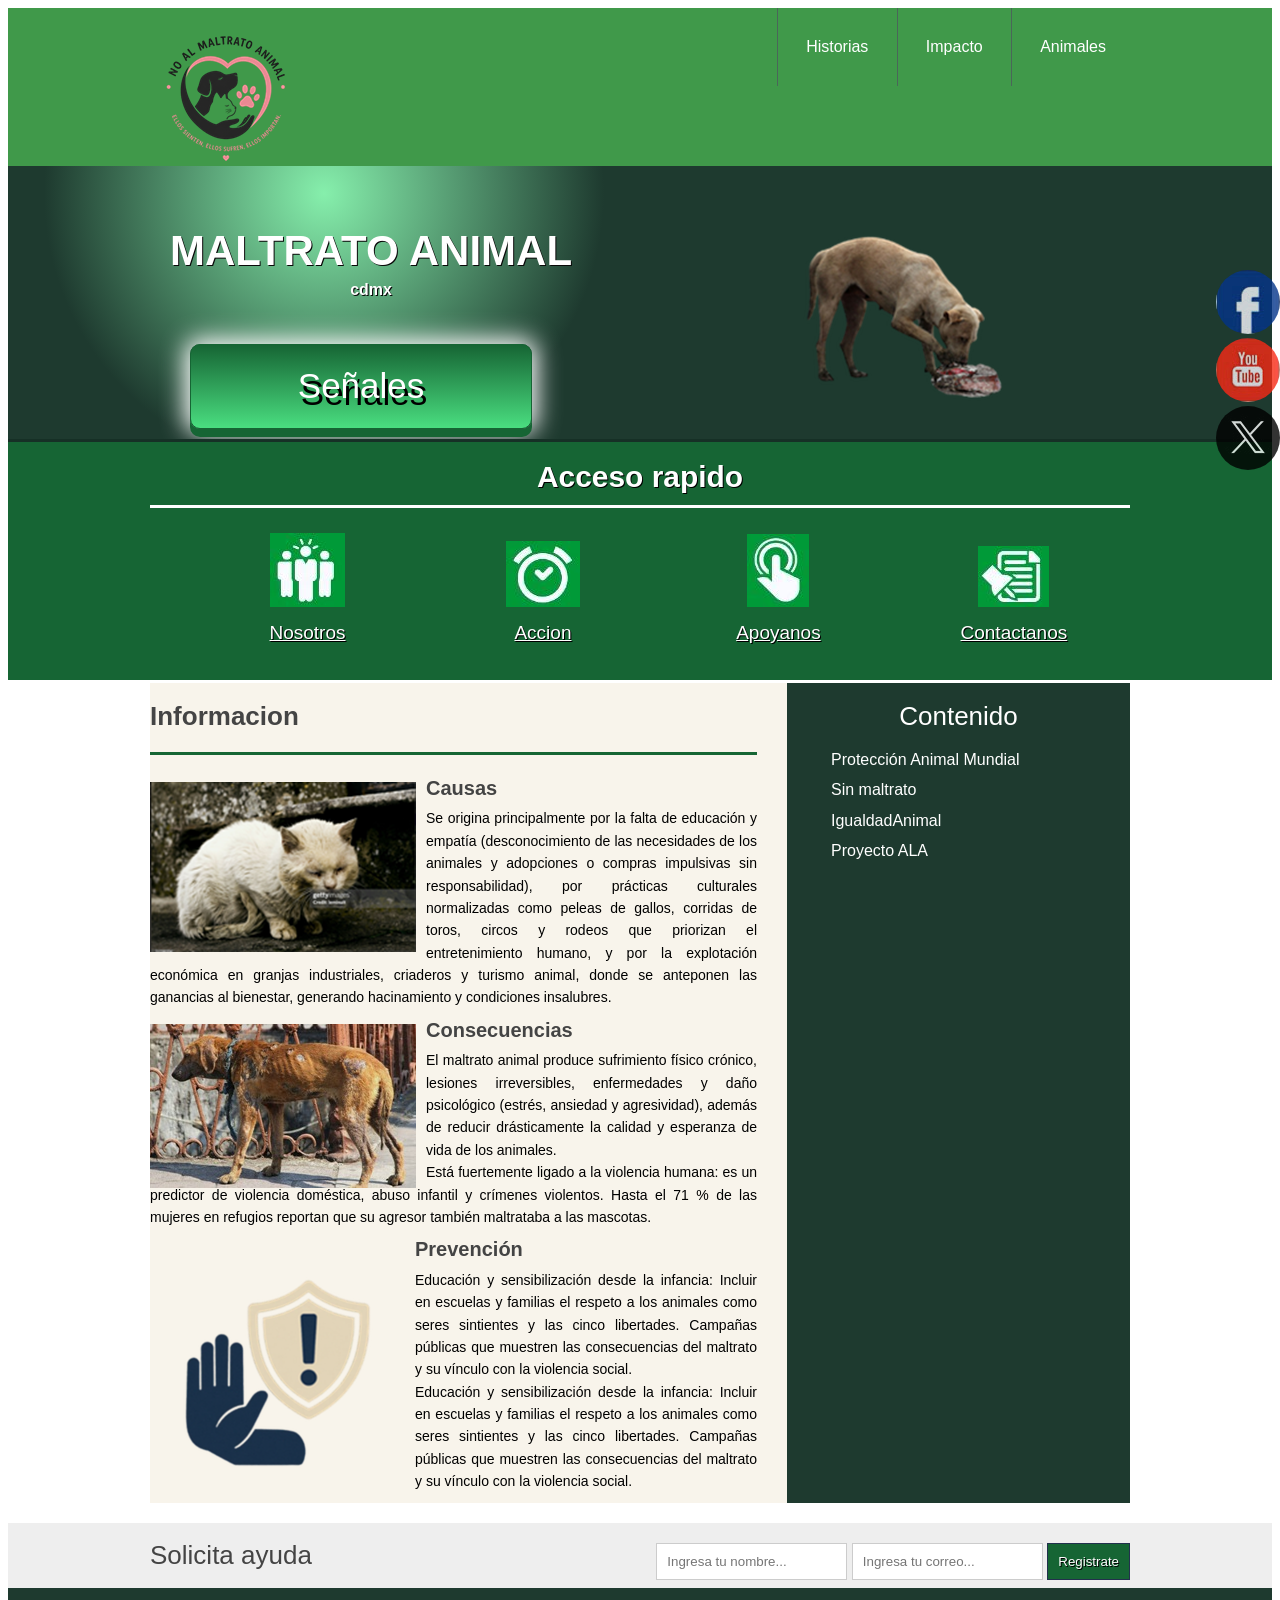
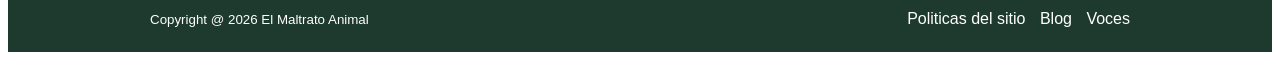
<file: index.html>
<!DOCTYPE html>
<html lang="es">
<head> 
	<meta charset="UTF-8">
	<title>Proyecto Maltrato Animal</title>
    <link rel="stylesheet" href="estilo.css">
</head>
<body>
 <header class="encabezado" role="banner">
 	<div class="contenedor">
 		<a href="https://www.animanaturalis.org/mx" class="logo">
 			<img src="Imagen/logo.PNG" alt="logotipo en contra del maltrato animal">
 		</a>
 		<nav role ="navigation">
 			<ul>
 				<li><a href="Historias.html">Historias</a></li>
 				<li><a href="Impacto.html">Impacto</a></li>
 				<li><a href="Animales.html">Animales</a></li>
 			</ul>
 		</nav>
 	</div>
 </header>
 <!--fin-->
 <div class="presentacion">
 	<div class="contenedor">
 		<div class="introduccion-presentacion">
 			<h1>MALTRATO ANIMAL<br><span>cdmx</span></h1>
 			<a href="https://www.aspca.org/nyc/recursos-para-personas-que-hablan-espanol/como-reconocer-la-crueldad" class="aprender-mas">Señales</a>
 		</div>
 		<img src="Imagen/perrito.PNG" alt="Perrito de la calle">
 	</div>
 </div> 
    <!-- fin de presentacion-->
 <section class="acceso-rapido">
 		<div class="contenedor">
 			<h2>Acceso rapido</h2>
              <ul>
                
 				<figure>
 					<a href="Nosotros.html"><img src="Imagen/icono1.JPG" alt="Nosotros"></a>
 					<figcaption><h3><a href="Nosotros.html">Nosotros</a></h3></figcaption>
 				</figure>
 				<figure>
 					<a href="https://www.animanaturalis.org/accion/all"><img src="Imagen/icono2.JPG" alt="Servicio"></a>
 					<figcaption><h3><a href="https://www.animanaturalis.org/accion/all">Accion</a></h3></figcaption>
 				</figure>
 				<figure>
 					<a href="https://www.animanaturalis.org/apoyanos"><img src="Imagen/icono3.JPG" alt="Ubicanos"></a>
 					<figcaption><h3><a href="https://www.animanaturalis.org/apoyanos">Apoyanos</a></h3></figcaption>
 				</figure>
 				<figure>
 					<a href="https://www.animanaturalis.org/contacto"><img src="Imagen/icono4.JPG" alt="Contactanos"></a>
 					<figcaption><h3><a href="https://www.animanaturalis.org/contacto">Contactanos</a></h3></figcaption>
 				</figure>
                </ul>
 		</div>
 	</section>  
    <!-- ---------fin -->
 	<div class="bloque-contenido">
 		<div class="contenedor">
 			<main class="articulos" role="main">
 				<h2>Informacion</h2>
 				<article>
 					<img src="Imagen/gato.PNG" alt="Causas">
 					<h1 ><a href="https://ecologiaverde.elperiodico.com/maltrato-animal-causas-tipos-y-como-evitarlo-5814.html#anchor_0">Causas</a></h1>
<p>Se origina principalmente por la falta de educación y empatía (desconocimiento de las necesidades de los animales y adopciones o compras impulsivas sin responsabilidad), por prácticas culturales normalizadas como peleas de gallos, corridas de toros, circos y rodeos que priorizan el entretenimiento humano, y por la explotación económica en granjas industriales, criaderos y turismo animal, donde se anteponen las ganancias al bienestar, generando hacinamiento y condiciones insalubres.<br>
 					</p>
 				</article>
 				<article>
 					<img src="Imagen/perro.JPG" alt="Consecuencias">
 					<h1> <a href="https://strayanimalfoundationindia-org.translate.goog/the-consequences-of-animal-abuse/?_x_tr_sl=en&_x_tr_tl=es&_x_tr_hl=es&_x_tr_pto=tc">Consecuencias </a></h1>
<p>El maltrato animal produce sufrimiento físico crónico, lesiones irreversibles, enfermedades y daño psicológico (estrés, ansiedad y agresividad), además de reducir drásticamente la calidad y esperanza de vida de los animales.<br>

Está fuertemente ligado a la violencia humana: es un predictor de violencia doméstica, abuso infantil y crímenes violentos. Hasta el 71 % de las mujeres en refugios reportan que su agresor también maltrataba a las mascotas.<br></p>
 				</article>
 				<article>
 					<img src="Imagen/perrolastimado.PNG" alt="Prevención">
 					<h1> <a href="https://petscan.com.mx/educacion-y-prevencion-en-contra-del-maltrato-animal-una-guia-para-una-tenencia-responsable/">Prevención</a></h1>

<p>Educación y sensibilización desde la infancia: Incluir en escuelas y familias el respeto a los animales como seres sintientes y las cinco libertades. Campañas públicas que muestren las consecuencias del maltrato y su vínculo con la violencia social. <br>

Educación y sensibilización desde la infancia: Incluir en escuelas y familias el respeto a los animales como seres sintientes y las cinco libertades. Campañas públicas que muestren las consecuencias del maltrato y su vínculo con la violencia social.<br></p>
 				</article>
                <article>
                    
 			</main>
            <aside class="complementario" role="complementary">
         <h2>Contenido</h2>
         <ul>
            <li><a href="https://www.worldanimalprotection.es">Protección Animal Mundial</a></li>
            <li><a href="https://sinmaltrato.org">Sin maltrato</a></li>
            <li><a href="https://igualdadanimal.mx">IgualdadAnimal</a></li>
            <li><a href="https://www.animaleslatinoamerica.org"> Proyecto ALA </a></li>
         </ul>
      </aside>
     </div>
 	</div> 
<!-- FIN DE BLOQUE-CONTENIDO -->
<section class="suscripcion">
    <div class="contenedor">
        <h2>Solicita ayuda</h2>
        <form   action="https://formspree.io/f/xdargyrz"
  method="POST">
            <input type="text" name="nombre" placeholder="Ingresa tu nombre..." required>
            <input type="email" name="email" placeholder="Ingresa tu correo..." required>
            <input type="submit" name="valor" value="Registrate">
        </form>
    </div>
</section> <!-- FIN SUSCRIPCION -->
<footer class="piedepagina" role="contentinfo">
    <div class="contenedor">
        <small>Copyright @ 2026 El Maltrato Animal</small>
        <nav>
            <ul>
                <li><a href="Políticas del Sitio.html">Politicas del sitio</a></li>
                <li><a href="https://www.animanaturalis.org/blog">Blog</a></li>
                <li><a href="Voces.html">Voces</a></li>
            </ul>
        </nav>
    </div>
</footer>
           <!--  fin pie de pagina  -->
<div class="social">
    <a href="https://www.facebook.com" title="FaceBook"><img src="Imagen/face.JPG" alt="facebook"></a>
    <a href="https://www.youtube.com" title="Youtube"><img src="Imagen/you.JPG" alt=Youtube></a>
    <a href="https://x.com/home" title="twitter"><img src="Imagen/logoX.jpg" alt="twitter"></a>
</div>
  <!--  fin social -->
</body>
</html>
</file>
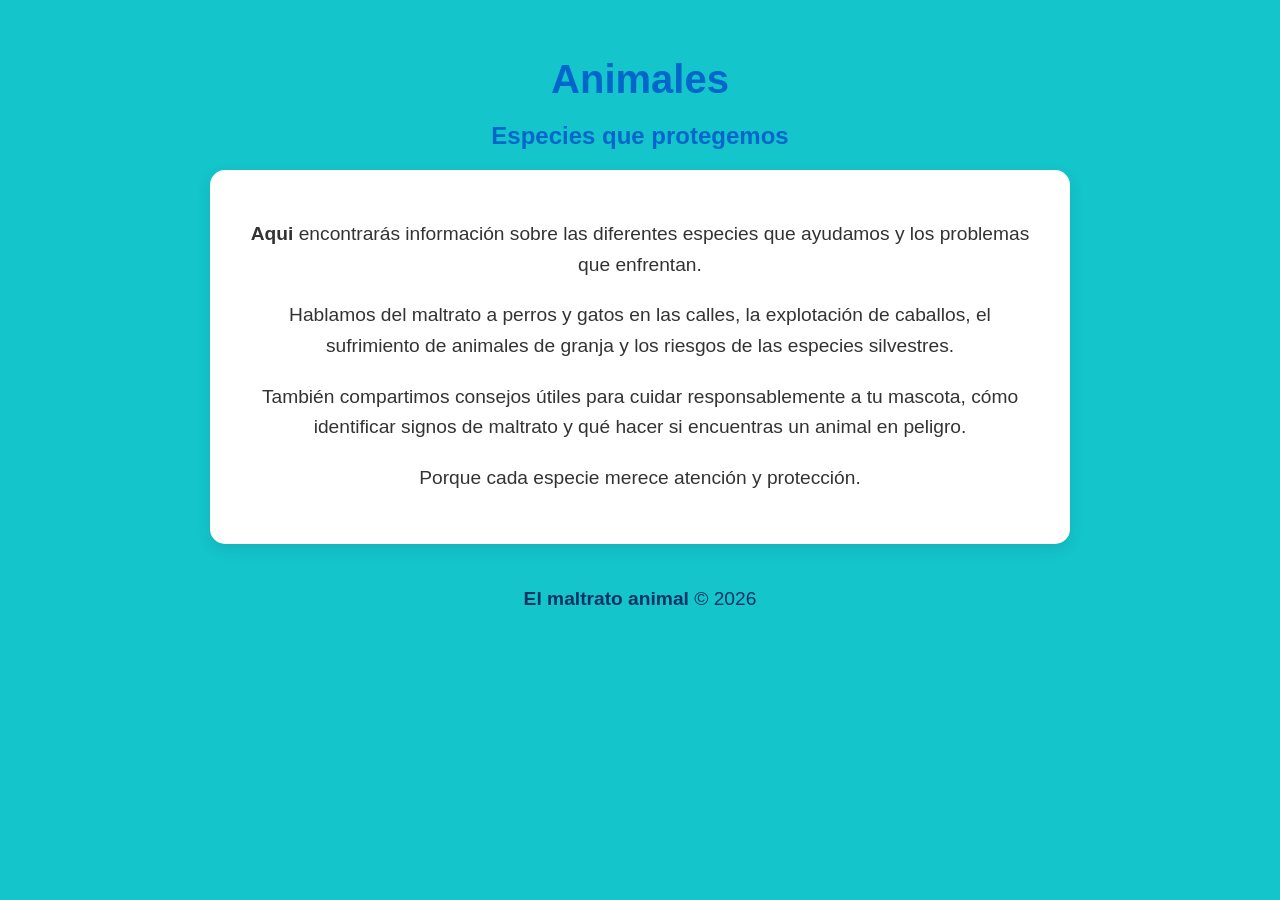
<file: Animales.html>
<!DOCTYPE html>
<html lang="es">
<head>
    <meta charset="UTF-8">
    <meta name="viewport" content="width=device-width, initial-scale=1.0">
    <title>Animales</title>
    <style>
        body {
            background-color: #14C5CC;
            color: #333333;
            font-family: Arial, sans-serif;
            text-align: center;
            padding: 30px;
            margin: 0;
        }

        h1 {
            color: #0066cc;
            font-size: 2.5rem;
            margin-bottom: 10px;
        }

        h2 {
            color: #0066cc;
            margin-top: 20px;
        }

        .contenido {
            max-width: 800px;
            margin: 0 auto;
            background-color: white;
            padding: 30px;
            border-radius: 15px;
            box-shadow: 0 5px 15px rgba(0,0,0,0.1);
        }

        p {
            font-size: 1.2rem;
            line-height: 1.6;
            margin-bottom: 20px;
        }
    </style>
</head>
<body>

    <h1>Animales</h1>
    <h2>Especies que protegemos</h2>

    <div class="contenido">
        <p>
            <strong>Aqui</strong> encontrarás información sobre las diferentes especies 
            que ayudamos y los problemas que enfrentan.
        </p>
        
        <p>
            Hablamos del maltrato a perros y gatos en las calles, la explotación de caballos, 
            el sufrimiento de animales de granja y los riesgos de las especies silvestres.
        </p>

        <p>
            También compartimos consejos útiles para cuidar responsablemente a tu mascota, 
            cómo identificar signos de maltrato y qué hacer si encuentras un animal en peligro.
        </p>

        <p>
            Porque cada especie merece atención y protección.
        </p>
    </div>

    <p style="margin-top: 40px; color: #003366;">
        <strong>El maltrato animal</strong> © 2026
    </p>

</body>
</html>
</file>
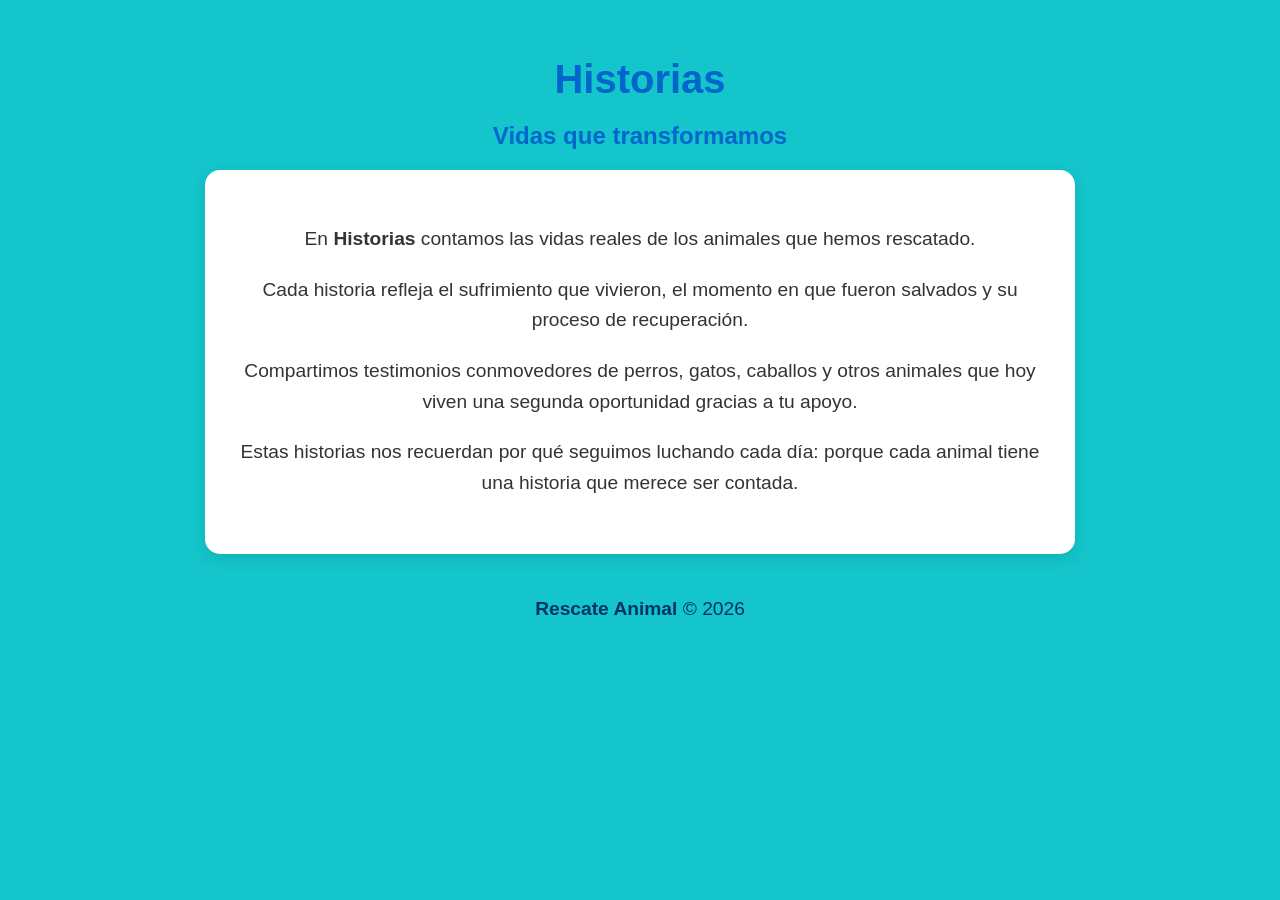
<file: Historias.html>
<!DOCTYPE html>
<html lang="es">
<head>
    <meta charset="UTF-8">
    <meta name="viewport" content="width=device-width, initial-scale=1.0">
    <title>Historias - Rescate Animal</title>
    <style>
        body {
            background-color: #14C5CC;
            color: #333333;
            font-family: Arial, sans-serif;
            text-align: center;
            padding: 30px;
            margin: 0;
        }

        h1 {
            color: #0066cc;
            font-size: 2.5rem;
            margin-bottom: 10px;
        }

        h2 {
            color: #0066cc;
            margin-top: 20px;
        }

        .contenido {
            max-width: 800px;
            margin: 0 auto;
            background-color: white;
            padding: 35px;
            border-radius: 15px;
            box-shadow: 0 5px 15px rgba(0,0,0,0.1);
        }

        p {
            font-size: 1.2rem;
            line-height: 1.6;
            margin-bottom: 20px;
        }
    </style>
</head>
<body>

    <h1>Historias</h1>
    <h2>Vidas que transformamos</h2>

    <div class="contenido">
        <p>
            En <strong>Historias</strong> contamos las vidas reales de los animales 
            que hemos rescatado.
        </p>
        
        <p>
            Cada historia refleja el sufrimiento que vivieron, el momento en que fueron salvados 
            y su proceso de recuperación.
        </p>

        <p>
            Compartimos testimonios conmovedores de perros, gatos, caballos y otros animales 
            que hoy viven una segunda oportunidad gracias a tu apoyo.
        </p>

        <p>
            Estas historias nos recuerdan por qué seguimos luchando cada día: 
            porque cada animal tiene una historia que merece ser contada.
        </p>
    </div>

    <p style="margin-top: 40px; color: #003366;">
        <strong>Rescate Animal</strong> © 2026
    </p>

</body>
</html>
</file>
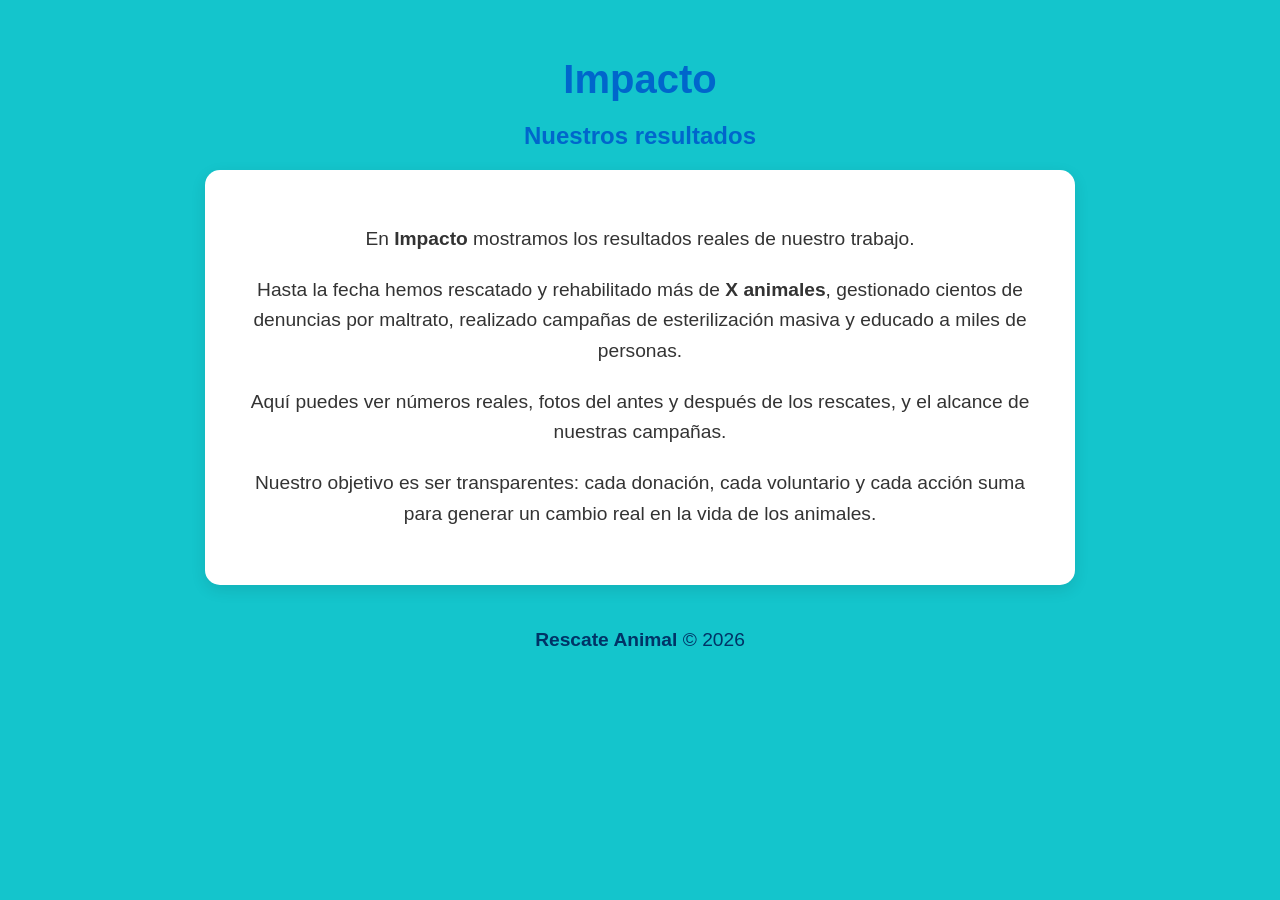
<file: Impacto.html>
<!DOCTYPE html>
<html lang="es">
<head>
    <meta charset="UTF-8">
    <meta name="viewport" content="width=device-width, initial-scale=1.0">
    <title>Impacto - Rescate Animal</title>
    <style>
        body {
            background-color: #14C5CC;
            color: #333333;
            font-family: Arial, sans-serif;
            text-align: center;
            padding: 30px;
            margin: 0;
        }

        h1 {
            color: #0066cc;
            font-size: 2.5rem;
            margin-bottom: 10px;
        }

        h2 {
            color: #0066cc;
            margin-top: 20px;
        }

        .contenido {
            max-width: 800px;
            margin: 0 auto;
            background-color: white;
            padding: 35px;
            border-radius: 15px;
            box-shadow: 0 5px 15px rgba(0,0,0,0.1);
        }

        p {
            font-size: 1.2rem;
            line-height: 1.6;
            margin-bottom: 20px;
        }
    </style>
</head>
<body>

    <h1>Impacto</h1>
    <h2>Nuestros resultados</h2>

    <div class="contenido">
        <p>
            En <strong>Impacto</strong> mostramos los resultados reales de nuestro trabajo.
        </p>
        
        <p>
            Hasta la fecha hemos rescatado y rehabilitado más de <strong>X animales</strong>, 
            gestionado cientos de denuncias por maltrato, realizado campañas de esterilización 
            masiva y educado a miles de personas.
        </p>

        <p>
            Aquí puedes ver números reales, fotos del antes y después de los rescates, 
            y el alcance de nuestras campañas.
        </p>

        <p>
            Nuestro objetivo es ser transparentes: cada donación, cada voluntario y cada acción 
            suma para generar un cambio real en la vida de los animales.
        </p>
    </div>

    <p style="margin-top: 40px; color: #003366;">
        <strong>Rescate Animal</strong> © 2026
    </p>

</body>
</html>
</file>
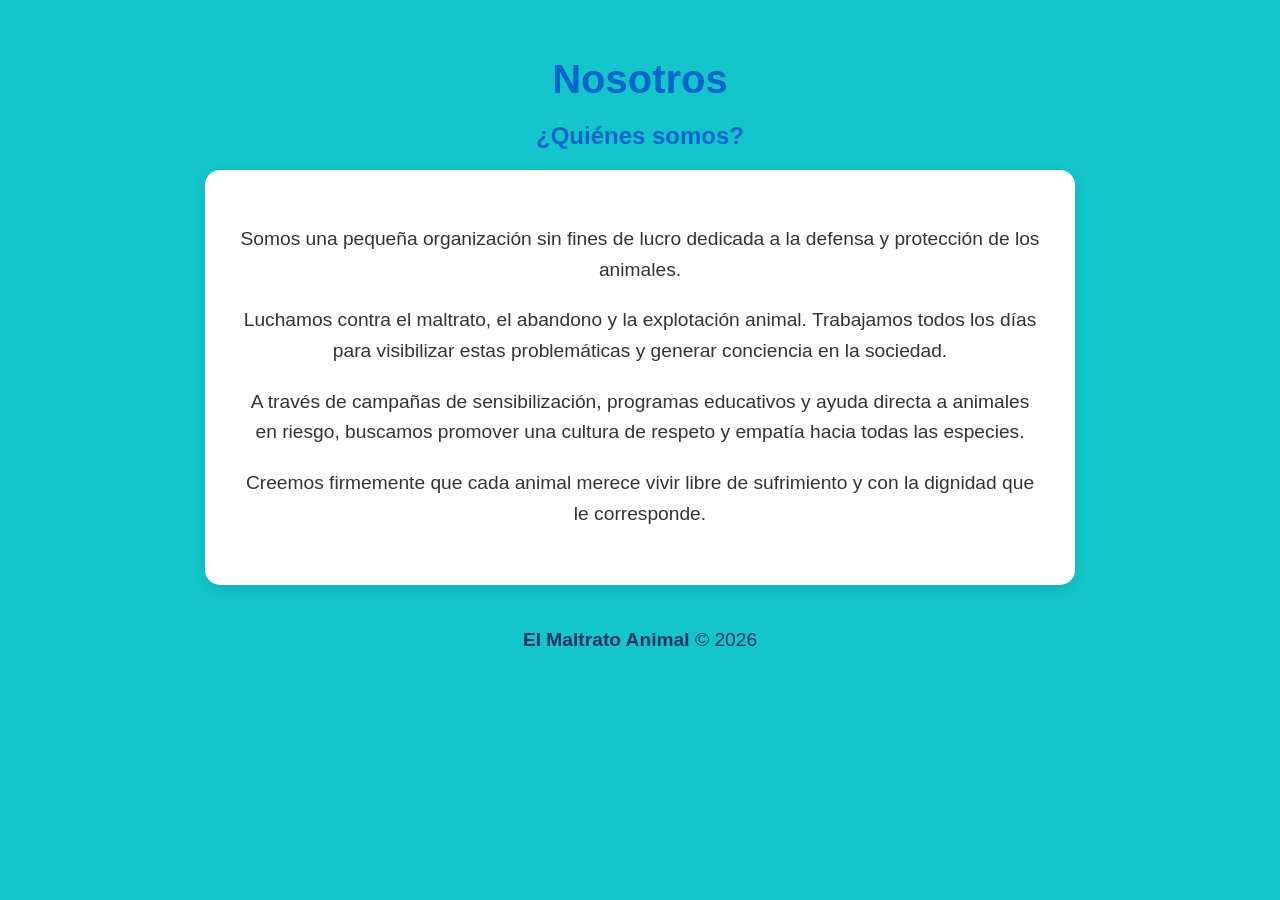
<file: Nosotros.html>
<!DOCTYPE html>
<html lang="es">
<head>
    <meta charset="UTF-8">
    <meta name="viewport" content="width=device-width, initial-scale=1.0">
    <title>Nosotros - Rescate Animal</title>
    <style>
        body {
            background-color: #14C5CC;
            color: #333333;
            font-family: Arial, sans-serif;
            text-align: center;
            padding: 30px;
            margin: 0;
        }

        h1 {
            color: #0066cc;
            font-size: 2.5rem;
            margin-bottom: 10px;
        }

        h2 {
            color: #0066cc;
            margin-top: 20px;
        }

        .contenido {
            max-width: 800px;
            margin: 0 auto;
            background-color: white;
            padding: 35px;
            border-radius: 15px;
            box-shadow: 0 5px 15px rgba(0,0,0,0.1);
        }

        p {
            font-size: 1.2rem;
            line-height: 1.6;
            margin-bottom: 20px;
        }
    </style>
</head>
<body>

    <h1>Nosotros</h1>
    <h2>¿Quiénes somos?</h2>

    <div class="contenido">
        <p>
            Somos una pequeña organización sin fines de lucro dedicada a la defensa y protección de los animales.
        </p>
        
        <p>
            Luchamos contra el maltrato, el abandono y la explotación animal. 
            Trabajamos todos los días para visibilizar estas problemáticas y generar conciencia en la sociedad.
        </p>

        <p>
            A través de campañas de sensibilización, programas educativos y ayuda directa a animales en riesgo, 
            buscamos promover una cultura de respeto y empatía hacia todas las especies.
        </p>

        <p>
            Creemos firmemente que cada animal merece vivir libre de sufrimiento y con la dignidad que le corresponde.
        </p>
    </div>

    <p style="margin-top: 40px; color: #003366;">
        <strong>El Maltrato Animal</strong> © 2026
    </p>

</body>
</html>
</file>
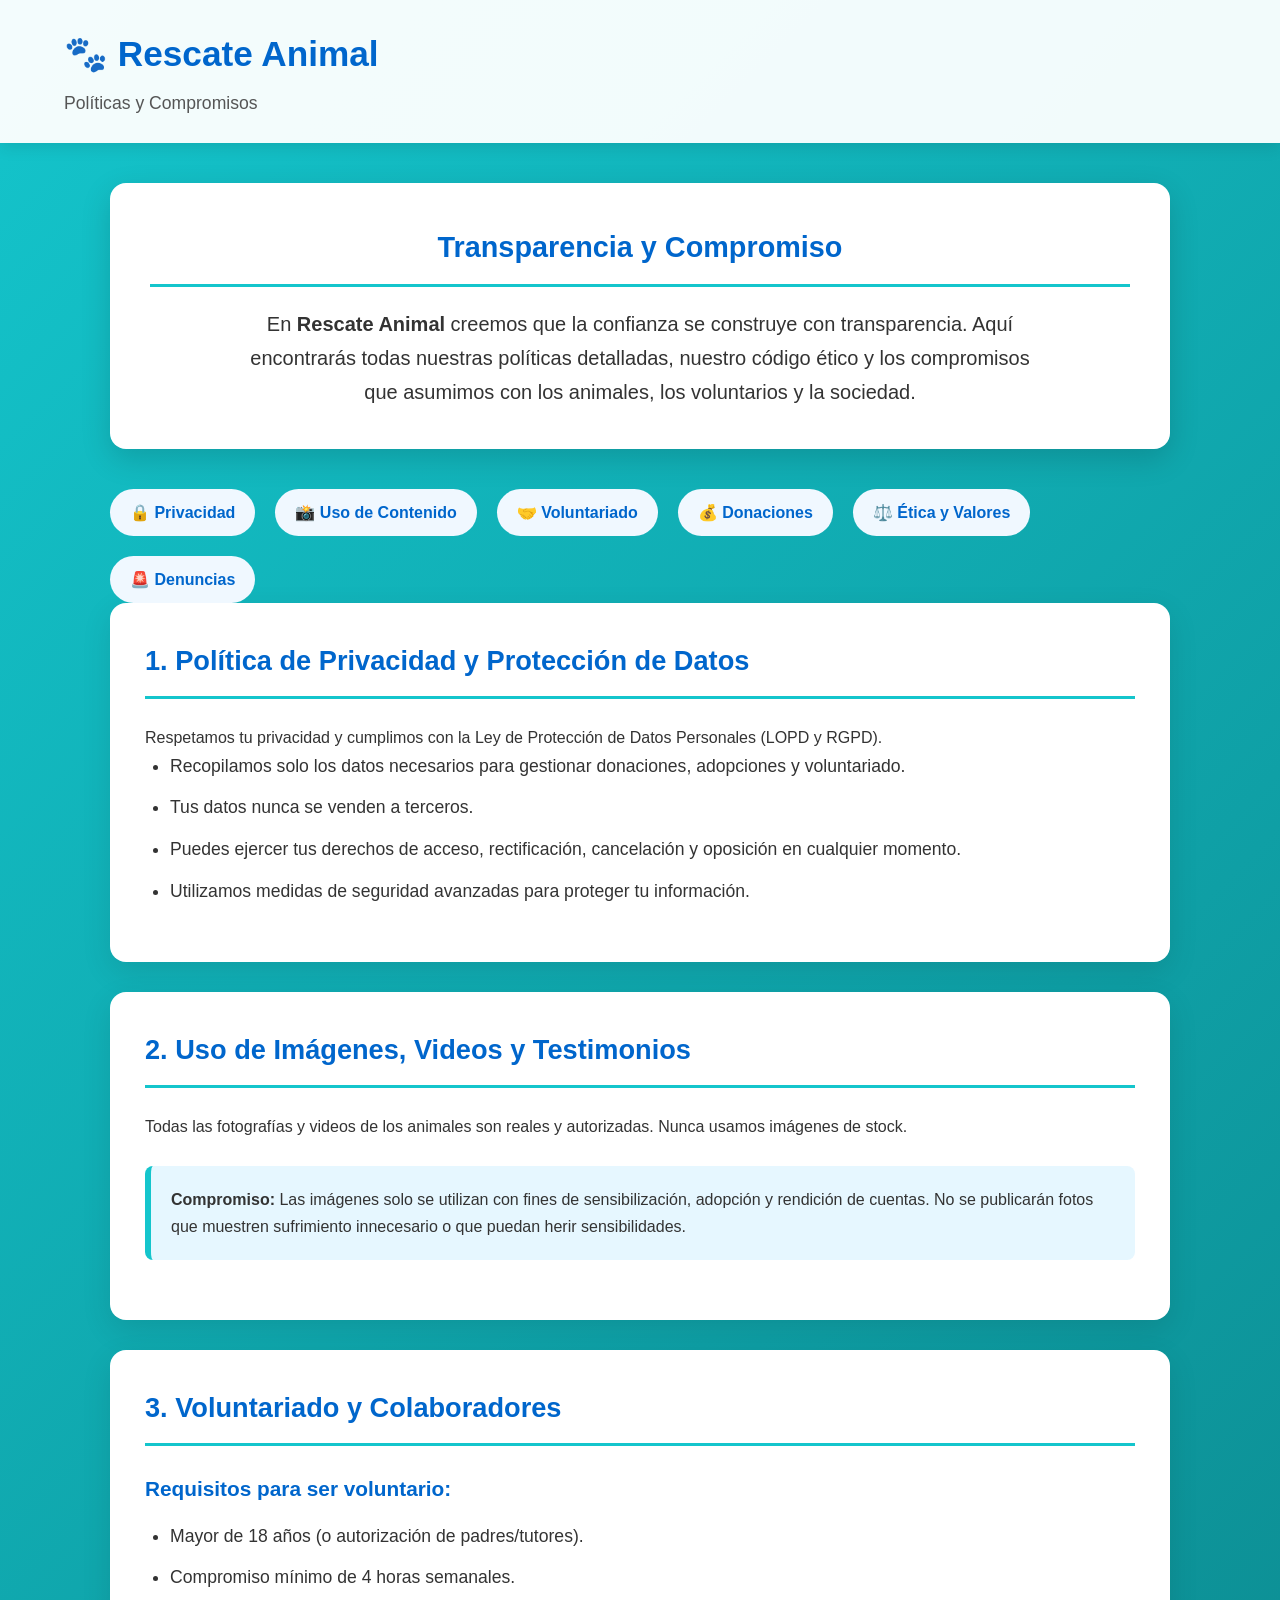
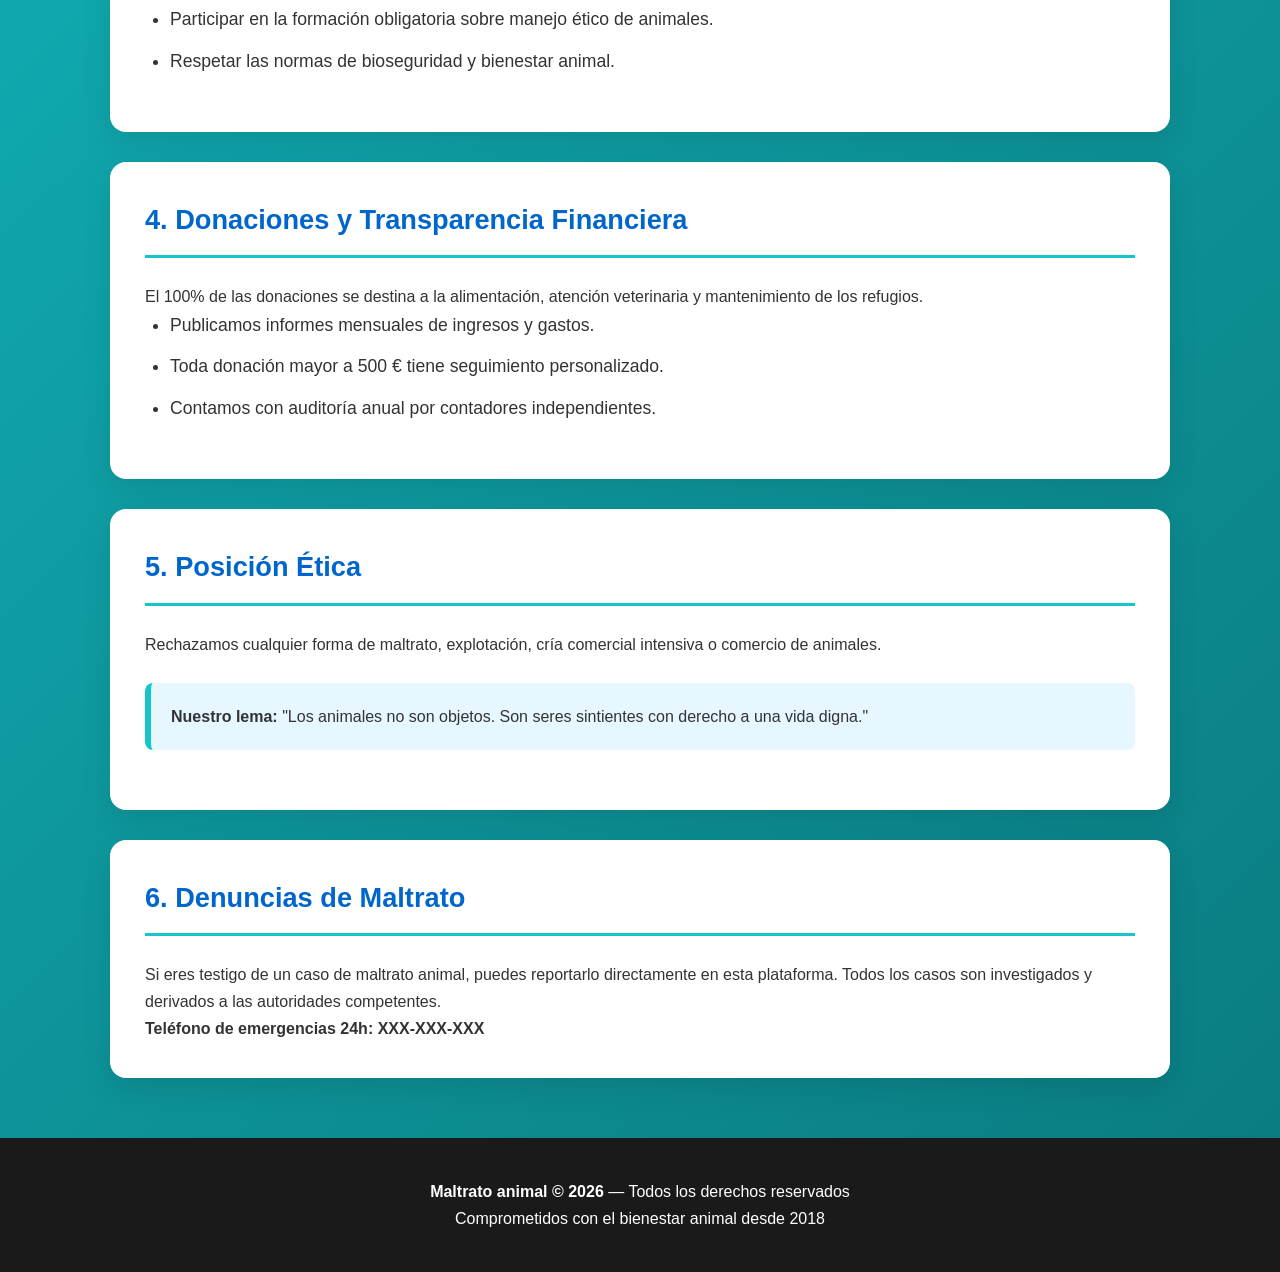
<file: Políticas del Sitio.html>
<!DOCTYPE html>
<html lang="es">
<head>
    <meta charset="UTF-8">
    <meta name="viewport" content="width=device-width, initial-scale=1.0">
    <title>Políticas del Sitio | Rescate Animal</title>
    <style>
        :root {
            --primary: #0066cc;
            --accent: #14C5CC;
            --dark: #1a1a1a;
            --light: #f8f9fa;
        }

        * {
            margin: 0;
            padding: 0;
            box-sizing: border-box;
        }

        body {
            background: linear-gradient(135deg, #14C5CC 0%, #0a7a7f 100%);
            color: #333;
            font-family: 'Segoe UI', Arial, sans-serif;
            line-height: 1.7;
            padding: 0;
            min-height: 100vh;
        }

        header {
            background: rgba(255,255,255,0.95);
            padding: 1.5rem 5%;
            box-shadow: 0 4px 15px rgba(0,0,0,0.1);
            position: sticky;
            top: 0;
            z-index: 100;
        }

        .header-content {
            max-width: 1200px;
            margin: 0 auto;
            display: flex;
            justify-content: space-between;
            align-items: center;
        }

        h1 {
            color: var(--primary);
            font-size: 2.2rem;
            font-weight: 700;
        }

        .subtitle {
            color: #555;
            font-size: 1.1rem;
            margin-top: 5px;
        }

        .container {
            max-width: 1100px;
            margin: 40px auto;
            padding: 0 20px;
        }

        .intro-card {
            background: white;
            border-radius: 16px;
            padding: 40px;
            margin-bottom: 40px;
            box-shadow: 0 10px 30px rgba(0,0,0,0.15);
            text-align: center;
        }

        .intro-card h2 {
            color: var(--primary);
            margin-bottom: 20px;
            font-size: 1.8rem;
        }

        section {
            background: white;
            border-radius: 16px;
            padding: 35px;
            margin-bottom: 30px;
            box-shadow: 0 10px 30px rgba(0,0,0,0.1);
        }

        h2 {
            color: var(--primary);
            border-bottom: 3px solid var(--accent);
            padding-bottom: 12px;
            margin-bottom: 25px;
            font-size: 1.7rem;
        }

        h3 {
            color: #0066cc;
            margin: 25px 0 15px;
            font-size: 1.3rem;
        }

        ul {
            padding-left: 25px;
            margin-bottom: 20px;
        }

        li {
            margin-bottom: 12px;
            font-size: 1.1rem;
        }

        .highlight {
            background: #e6f7ff;
            padding: 20px;
            border-left: 6px solid var(--accent);
            border-radius: 8px;
            margin: 25px 0;
        }

        footer {
            background: var(--dark);
            color: white;
            text-align: center;
            padding: 40px 20px;
            margin-top: 60px;
        }

        .nav-links {
            display: flex;
            gap: 20px;
            flex-wrap: wrap;
            margin-top: 30px;
        }

        .nav-links a {
            color: var(--primary);
            text-decoration: none;
            font-weight: 600;
            padding: 10px 20px;
            background: #f0f8ff;
            border-radius: 50px;
            transition: all 0.3s;
        }

        .nav-links a:hover {
            background: var(--accent);
            color: white;
            transform: translateY(-3px);
        }

        @media (max-width: 768px) {
            .container { padding: 0 15px; }
            h1 { font-size: 1.9rem; }
        }
    </style>
</head>
<body>

    <header>
        <div class="header-content">
            <div>
                <h1>🐾 Rescate Animal</h1>
                <p class="subtitle">Políticas y Compromisos</p>
            </div>
        </div>
    </header>

    <div class="container">

        <div class="intro-card">
            <h2>Transparencia y Compromiso</h2>
            <p style="font-size: 1.25rem; max-width: 800px; margin: 0 auto;">
                En <strong>Rescate Animal</strong> creemos que la confianza se construye con transparencia. 
                Aquí encontrarás todas nuestras políticas detalladas, nuestro código ético y los compromisos 
                que asumimos con los animales, los voluntarios y la sociedad.
            </p>
        </div>

        <!-- Tabla de contenidos -->
        <div class="nav-links">
            <a href="#privacidad">🔒 Privacidad</a>
            <a href="#contenido">📸 Uso de Contenido</a>
            <a href="#voluntariado">🤝 Voluntariado</a>
            <a href="#donaciones">💰 Donaciones</a>
            <a href="#etica">⚖️ Ética y Valores</a>
            <a href="#denuncias">🚨 Denuncias</a>
        </div>

        <section id="privacidad">
            <h2>1. Política de Privacidad y Protección de Datos</h2>
            <p>Respetamos tu privacidad y cumplimos con la Ley de Protección de Datos Personales (LOPD y RGPD).</p>
            <ul>
                <li>Recopilamos solo los datos necesarios para gestionar donaciones, adopciones y voluntariado.</li>
                <li>Tus datos nunca se venden a terceros.</li>
                <li>Puedes ejercer tus derechos de acceso, rectificación, cancelación y oposición en cualquier momento.</li>
                <li>Utilizamos medidas de seguridad avanzadas para proteger tu información.</li>
            </ul>
        </section>

        <section id="contenido">
            <h2>2. Uso de Imágenes, Videos y Testimonios</h2>
            <p>Todas las fotografías y videos de los animales son reales y autorizadas. Nunca usamos imágenes de stock.</p>
            <div class="highlight">
                <strong>Compromiso:</strong> Las imágenes solo se utilizan con fines de sensibilización, adopción y rendición de cuentas. 
                No se publicarán fotos que muestren sufrimiento innecesario o que puedan herir sensibilidades.
            </div>
        </section>

        <section id="voluntariado">
            <h2>3. Voluntariado y Colaboradores</h2>
            <h3>Requisitos para ser voluntario:</h3>
            <ul>
                <li>Mayor de 18 años (o autorización de padres/tutores).</li>
                <li>Compromiso mínimo de 4 horas semanales.</li>
                <li>Participar en la formación obligatoria sobre manejo ético de animales.</li>
                <li>Respetar las normas de bioseguridad y bienestar animal.</li>
            </ul>
        </section>

        <section id="donaciones">
            <h2>4. Donaciones y Transparencia Financiera</h2>
            <p>El 100% de las donaciones se destina a la alimentación, atención veterinaria y mantenimiento de los refugios.</p>
            <ul>
                <li>Publicamos informes mensuales de ingresos y gastos.</li>
                <li>Toda donación mayor a 500 € tiene seguimiento personalizado.</li>
                <li>Contamos con auditoría anual por contadores independientes.</li>
            </ul>
        </section>

        <section id="etica">
            <h2>5. Posición Ética</h2>
            <p>Rechazamos cualquier forma de maltrato, explotación, cría comercial intensiva o comercio de animales.</p>
            <div class="highlight">
                <strong>Nuestro lema:</strong> "Los animales no son objetos. Son seres sintientes con derecho a una vida digna."
            </div>
        </section>

        <section id="denuncias">
            <h2>6. Denuncias de Maltrato</h2>
            <p>Si eres testigo de un caso de maltrato animal, puedes reportarlo directamente en esta plataforma. Todos los casos son investigados y derivados a las autoridades competentes.</p>
            <p><strong>Teléfono de emergencias 24h:</strong> <strong>XXX-XXX-XXX</strong></p>
        </section>

    </div>

    <footer>
        <p><strong>Maltrato animal © 2026</strong> — Todos los derechos reservados</p>
        <p>Comprometidos con el bienestar animal desde 2018</p>
    </footer>

</body>
</html>
</file>
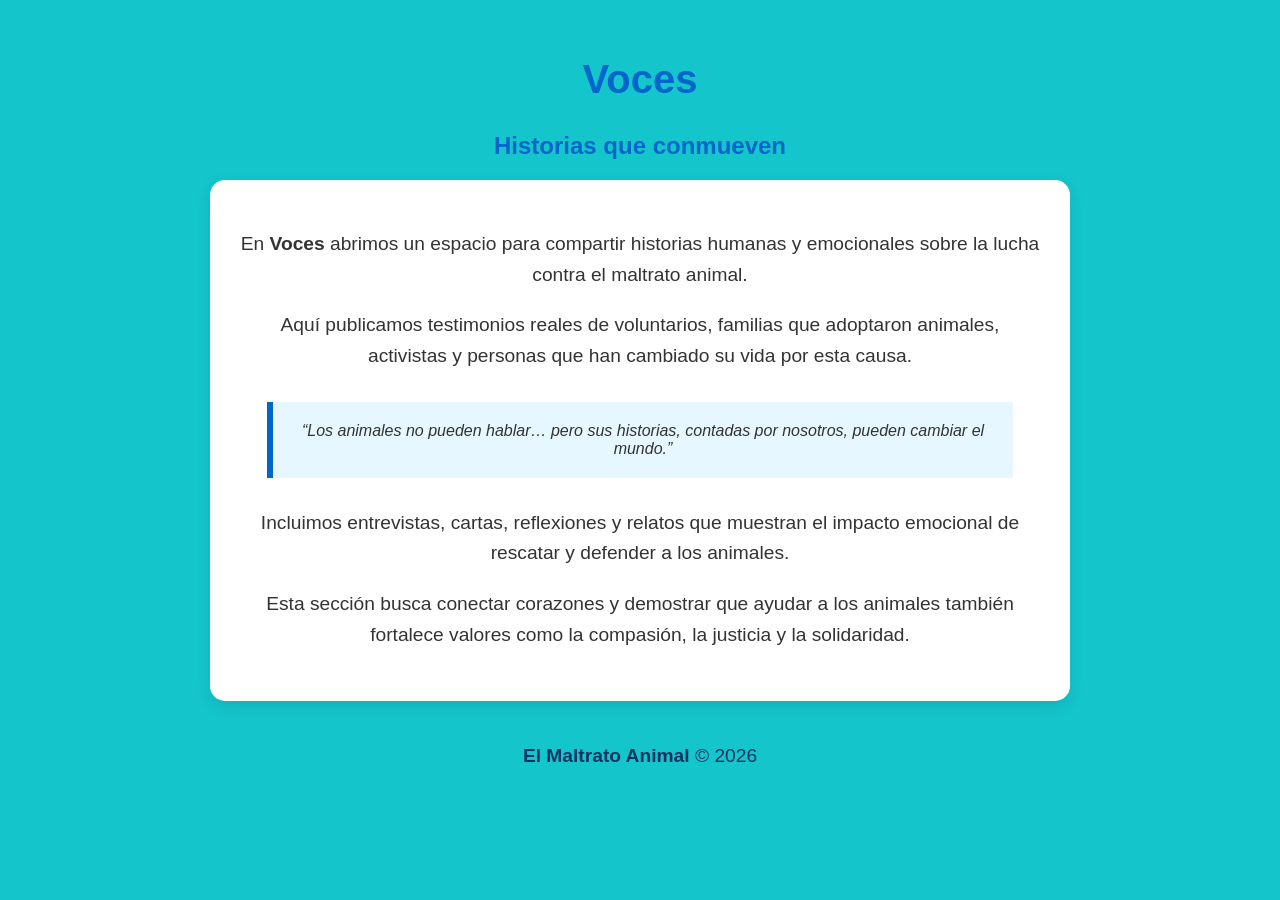
<file: Voces.html>
<!DOCTYPE html>
<html lang="es">
<head>
    <meta charset="UTF-8">
    <meta name="viewport" content="width=device-width, initial-scale=1.0">
    <title>Voces</title>
    <style>
        body {
            background-color: #14C5CC;
            color: #333333;
            font-family: Arial, sans-serif;
            text-align: center;
            padding: 30px;
            margin: 0;
        }

        h1 {
            color: #0066cc;
            font-size: 2.5rem;
            margin-bottom: 10px;
        }

        h2 {
            color: #0066cc;
            margin-top: 30px;
        }

        .contenido {
            max-width: 800px;
            margin: 0 auto;
            background-color: white;
            padding: 30px;
            border-radius: 15px;
            box-shadow: 0 5px 15px rgba(0,0,0,0.1);
        }

        p {
            font-size: 1.2rem;
            line-height: 1.6;
            margin-bottom: 20px;
        }

        .frase {
            background-color: #e6f7ff;
            padding: 20px;
            margin: 30px auto;
            border-left: 6px solid #0066cc;
            font-style: italic;
            max-width: 700px;
        }
    </style>
</head>
<body>

    <h1>Voces</h1>
    <h2>Historias que conmueven</h2>

    <div class="contenido">
        <p>
            En <strong>Voces</strong> abrimos un espacio para compartir historias humanas y emocionales 
            sobre la lucha contra el maltrato animal.
        </p>
        
        <p>
            Aquí publicamos testimonios reales de voluntarios, familias que adoptaron animales, 
            activistas y personas que han cambiado su vida por esta causa.
        </p>

        <div class="frase">
            “Los animales no pueden hablar… pero sus historias, contadas por nosotros, pueden cambiar el mundo.”
        </div>

        <p>
            Incluimos entrevistas, cartas, reflexiones y relatos que muestran el impacto emocional 
            de rescatar y defender a los animales.
        </p>

        <p>
            Esta sección busca conectar corazones y demostrar que ayudar a los animales 
            también fortalece valores como la compasión, la justicia y la solidaridad.
        </p>
    </div>

    <p style="margin-top: 40px; color: #003366;">
        <strong>El Maltrato Animal</strong> © 2026
    </p>

</body>
</html>
</file>
<file: estilo.css>
*{
box-sizing:border-box;
}
body{
font-size:16px;
font-family: arial,helveltica,sans-serif;
line-height: 1.4em; 
}

.contenedor{
    width: 980px;
    margin: 0 auto;
}

.encabezado{ 
background: #40994A; 
overflow: hidden;
}
.logo{
    float: left;
   position: relative;
    top: 15px; 
}
.encabezado nav{ 
float: right; 
}
.encabezado nav ul{ 
margin: 0;
padding: 0;
list-style: none;
}
.encabezado nav ul li{ 
display: inline-block;
margin-right: -4px;
}
.encabezado nav ul li a{ 
display: block;
color: #fff;
padding: 28px;
border-left: 1px solid #4a6659;
text-decoration: none;
}
.encabezado nav ul li a:hover{ 
background: #2e5c4a;
}
/*------------------------------------
PRESENTACION
-------------------------------------*/ 
.presentacion{
  background: radial-gradient(280px at 25% 10%, #86efac, #1e3a2f); 
  overflow: hidden;
  border-bottom: 3px solid #163026; 
}  
.introduccion-presentacion{
    float: left;
}
.introduccion-presentacion h1{
    color: #fff;
    font-size: 2.625em;
    text-shadow: 1px 1px 0px #090909;
    text-align: center;
    margin-top: 70px;
    margin-bottom: 40px;
    margin-left: 20px;
   line-height: 0.7em;
} 
.introduccion-presentacion h1 span{
    color: #fff;
    font-size: 0.38em;
}
a.aprender-mas{
    font-size: 2.1875em;
    border: 1px solid #166534;
    padding: 30px 50px;
    display: block;
    text-align: center;
    margin: 10px 40px;
    color: #fff;
    text-decoration: none;
    text-shadow: 3px 7px 0 #000;
    border-radius: 10px;
    background: linear-gradient(to top, #4ade80, #166534);
    box-shadow: 0 8px 0 0 #166534,
                0 0 25px 5px #fff;
} 
a.aprender-mas:hover{
    box-shadow: 0 0 25px 5px #000;
}
.presentacion img{
    float: right;
    position: relative;
    top: 30px;
}
/*****************************************************************
/*------------Acceso-rapido------------*/
.acceso-rapido{
    background: #166534;
    overflow: hidden;
    border-bottom: 3px solid #fff;
}
.acceso-rapido h2 {
    color: #fff;
    font-size: 1.87em;
    text-shadow: 1px 1px 0 #000;
    text-align: center;
    border-bottom: 3px solid #fff;
    padding-bottom: 16px;
}
.acceso-rapido figure{
    display: inline-block;
    text-align: center;
    width: 25%;
    margin: 0 -4px 0 0;
    padding: 0px;
}
.acceso-rapido h3{
   font-size: 1.1875em;
    margin-top: 9px;
    margin-bottom: 20px; 
}
.acceso-rapido h3 a{
    color: #fff;
    text-shadow: 1px 1px 0 #000;
    font-weight: normal;
}
.acceso-rapido h3 a:hover{
    text-decoration: none;
}
/*---------bloque contenido----------*/
.bloque-contenido{
    overflow: hidden;
}
.bloque-contenido .contenedor{
    display: table;
}
.articulos {
    background: #f8f4eb;
    width: 65%;
    display: table-cell;
    padding-right: 30px;
}
.articulos article{
    margin-bottom: 10px;
}
.articulos h2{
    color: #444444;
    font-size: 1.625em;
    border-bottom: 3px solid #166534;
    padding-bottom: 25px;
}
.articulos img{
    float: left;
    margin-right: 10px;
    position: relative;
    top: 5px;
}
.articulos article h1{
    font-size: 1.25em;
    margin: 8px 0 8px 0;
}
.articulos article h1 a{
    color: #444444;
    text-decoration: none;
}
.articulos article h1 a:hover{
    text-decoration: underline;
}
.articulos article p{
    margin: 0;
    text-align: justify;
    font-size: 0.875em;
}
.complementario{
    background: #1e3a2f;
    width: 35%;
    display: table-cell;
    padding: 0 20px 20px;
}
.complementario h2{
    font-size: 1.625em;
    color: #fff;
    font-weight: normal;
    text-align: center;
}
.complementario ul{
    margin: 0;
    padding: 0;
    list-style: none;
}
.complementario ul li{
    background-image: url("Imagen/icon.png") no-repeat left center;
    padding-left: 24px;
    margin-bottom: 8px;
}
.complementario ul li a{
    color: #fff;
    text-decoration: none;
}
.complementario ul li a:hover{
    color: #86efac;
    text-decoration: underline;
}
/***********************************************************************/
/************** suscripcion */
.suscripcion{
    overflow: hidden;
    background: #eeeeee;
    margin-top: 20px;
}
.suscripcion h2{
    float: left;
    font-size: 1.625em;
    color: #444444;
    font-weight: normal;
}
.suscripcion form{
    float: right;
    position: relative;
    top: 20px;
}
.suscripcion form input{
    border: 1px solid #cccccc;
    padding: 10px;
}
.suscripcion form input[type="submit"]{
    border: 1px solid #22314d;
    padding: 10px;
    background: #166534;
    color: #fff;
    text-shadow: 1px 1px 0 #000;
}
.suscripcion form input[type="submit"]:hover{
    background: #4ade80;
}
/***********pie de pagina**************/
.piedepagina{
    background: #1e3a2f;
    padding: 20px 0;
}
.piedepagina .contenedor{
    display: table;
}
.piedepagina small{
    display: table-cell;
    color: #fff;
}
.piedepagina nav{
    display: table-cell;
    text-align: right;
}
.piedepagina nav ul{
    margin: 0;
    padding: 0;
    list-style: none;
}
.piedepagina nav ul li{
    display: inline-block;
    padding-left: 10px;
}
.piedepagina nav ul li a{
    color: #fff;
    text-decoration: none;
}
.piedepagina nav ul li a:hover{
    color: #86efac;
    text-decoration: underline;
}
/*************Redes sociales***************/
.social{
    position: fixed;
    top: 30%;
    right: 0;
}
.social a{
    display: block;
    margin-bottom: 4px;
    opacity: 0.8;
}
.social a:hover{
    opacity: 1;
}
.social img{
    border-radius: 50%;
    display: block;
}
/* Para celulares pequeños */
@media (max-width: 768px) {
    h1 {
        font-size: 1.9rem;
    }
    
    .presentacion h1 {
        font-size: 2rem;
    }
    
    .social {
        justify-content: center;
        gap: 20px;
    }
}
</file>
